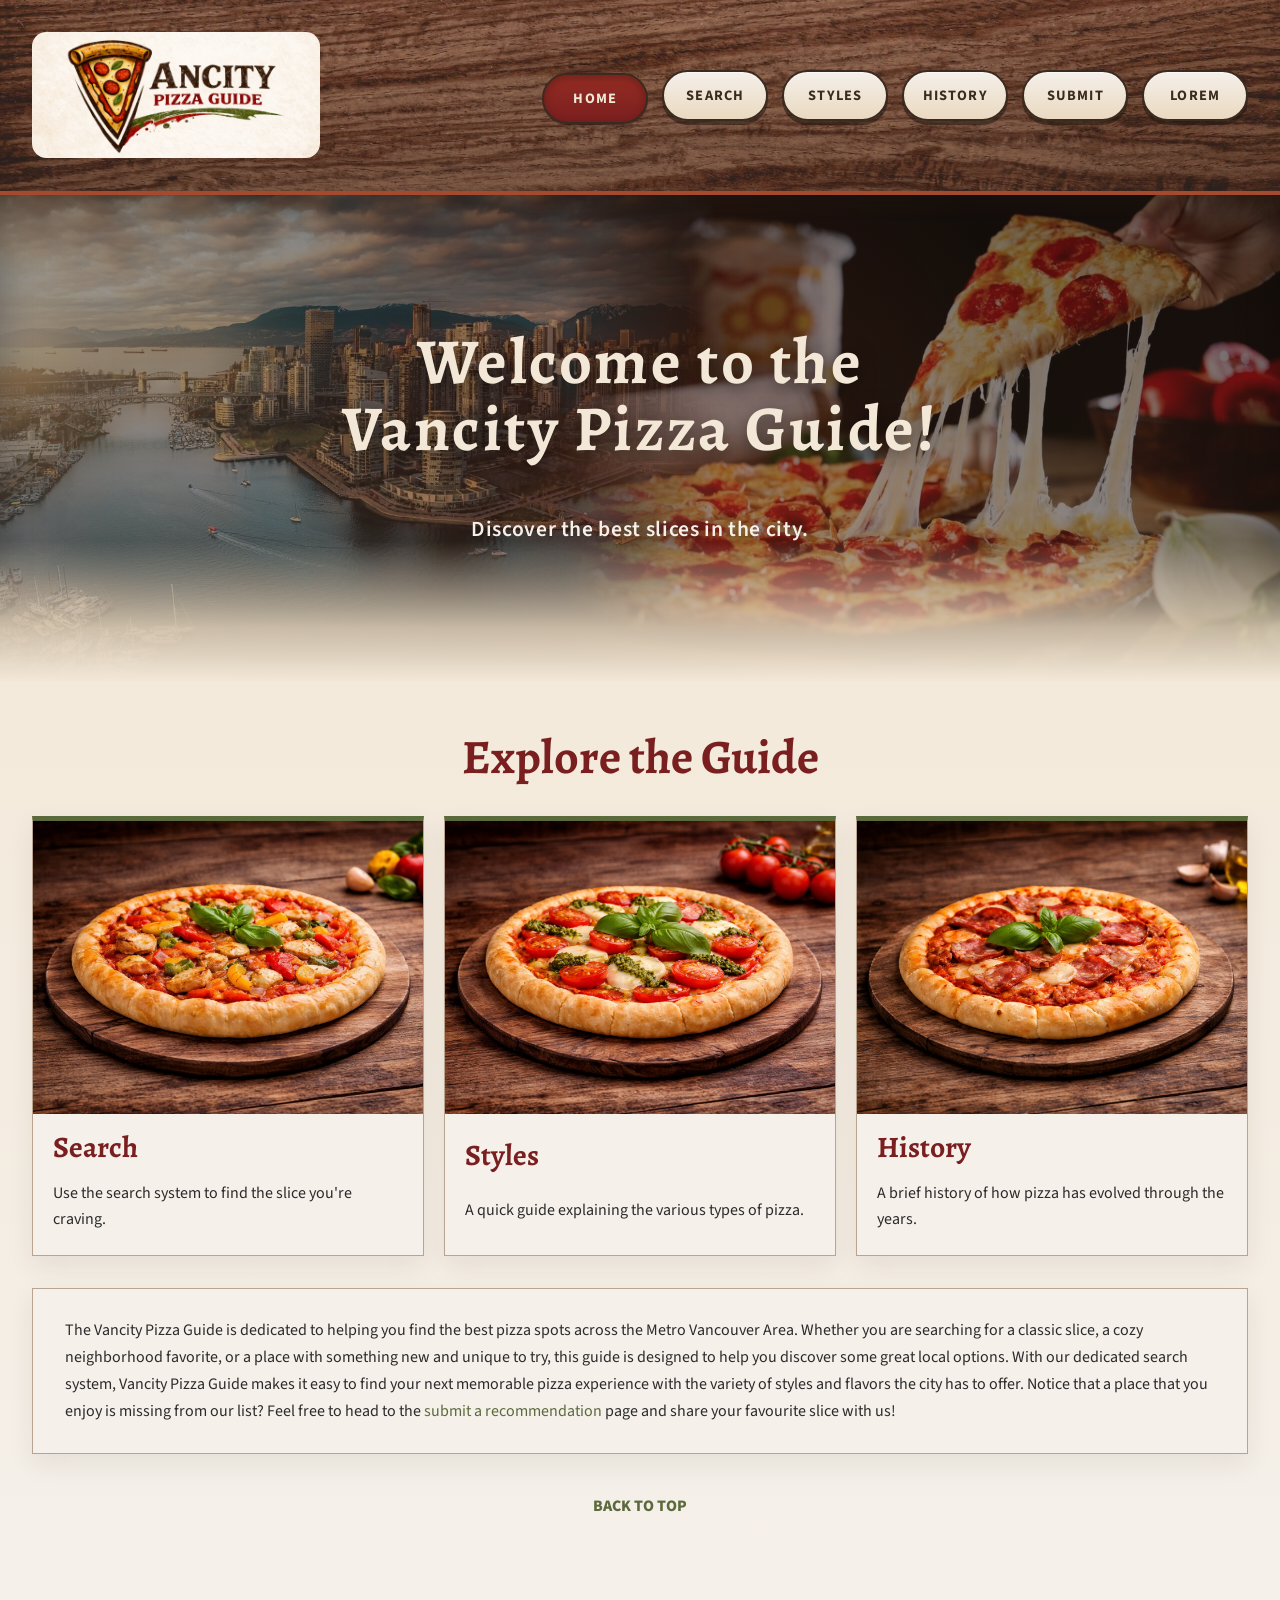
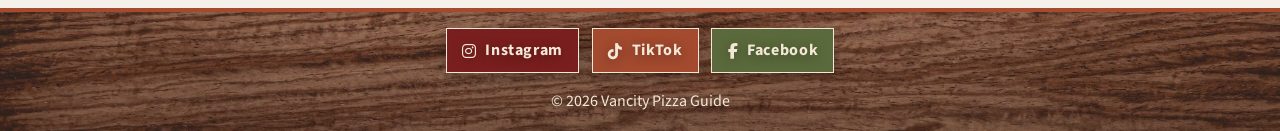
<file: index.html>
<!DOCTYPE html>
<html lang="en">

    <!-- Home – The main landing page. -->
    <!-- Shared metadata, global styles, and the mobile navigation script. -->
    <head>
        <meta charset="UTF-8">
        <meta name="viewport" content="width=device-width, initial-scale=1.0">
        <title>Home | Vancity Pizza Guide</title>
        <link rel="stylesheet" href="css/styles.css">
        <link rel="stylesheet" href="https://cdnjs.cloudflare.com/ajax/libs/font-awesome/6.5.2/css/all.min.css">
        <script src="js/nav.js" defer></script>
    </head>

    <body id="top">

        <!-- Shared site header with the brand link and responsive navigation. -->
        <header class="site-header">
            <div class="site-header-inner">
                <h1 class="site-title">
                    <a href="index.html">
                        <img src="images/site-logo.jpg" alt="Vancity Pizza Guide">
                    </a>
                </h1>

                <button class="menu-toggle" type="button">
                    <img src="images/icons/menu-icon.png" alt="Menu">
                </button>

                <nav class="site-nav">
                    <a href="index.html" class="is-current">Home</a>
                    <a href="search.html">Search</a>
                    <a href="styles.html">Styles</a>
                    <a href="history.html">History</a>
                    <a href="submit.html">Submit</a>
                    <a href="lorem.html">Lorem</a>
                </nav>
            </div>
        </header>

        <main>

            <!-- Hero banner introduces the page with a consistent photo treatment. -->
            <section class="hero">
                <h2>
                    Welcome to the Vancity Pizza Guide!
                </h2>
                <p>
                    Discover the best slices in the city.
                </p>
            </section>

            <!-- The home content pairs quick navigation cards with the site overview. -->
            <div class="page-content">
                <section class="home-explore">
                    <h2>Explore the Guide</h2>

                    <div class="guide-card-grid">
                        <article class="guide-card">
                            <a href="search.html">
                                <img src="images/pizza-home-1.jpg" alt="Meat lover's pizza">
                                <h3>Search</h3>
                                <p>Use the search system to find the slice you're craving.</p>
                            </a>
                        </article>

                        <article class="guide-card">
                            <a href="styles.html">
                                <img src="images/pizza-home-2.jpg" alt="Baked chicken and veggie pizza">
                                <h3>Styles</h3>
                                <p>A quick guide explaining the various types of pizza.</p>
                            </a>
                        </article>

                        <article class="guide-card">
                            <a href="history.html">
                                <img src="images/pizza-home-3.jpg" alt="Margherita pizza">
                                <h3>History</h3>
                                <p>A brief history of how pizza has evolved through the years.</p>
                            </a>
                        </article>
                    </div>
                </section>

                <section class="site-description">
                    <p>
                        The Vancity Pizza Guide is dedicated to helping you find the best pizza spots across the Metro Vancouver Area.
                        Whether you are searching for a classic slice, a cozy neighborhood favorite, or a place with something new and unique to try, this guide is designed to help you discover some great local options. 
                        With our dedicated search system, Vancity Pizza Guide makes it easy to find your next memorable pizza experience with the variety of styles and flavors the city has to offer.
                        Notice that a place that you enjoy is missing from our list? 
                        Feel free to head to the <a href="submit.html" class="text-link">submit a recommendation</a> page and share your favourite slice with us!
                    </p>
                </section>
            </div>

            <p class="back-to-top">
                <a href="#top" class="text-link">Back to top</a>
            </p>

        </main>

        <!-- Shared footer repeats the social links and site copyright. -->
        <footer>
            <div class="footer-socials">
                <a href="#" class="footer-social-link footer-social-link--instagram" title="Instagram">
                    <i class="fa-brands fa-instagram"></i>
                    <span>Instagram</span>
                </a>
                <a href="#" class="footer-social-link footer-social-link--tiktok" title="TikTok">
                    <i class="fa-brands fa-tiktok"></i>
                    <span>TikTok</span>
                </a>
                <a href="#" class="footer-social-link footer-social-link--facebook" title="Facebook">
                    <i class="fa-brands fa-facebook-f"></i>
                    <span>Facebook</span>
                </a>
            </div>
            <p>&copy; 2026 Vancity Pizza Guide</p>
        </footer>

        
        
    </body>
</html>
</file>
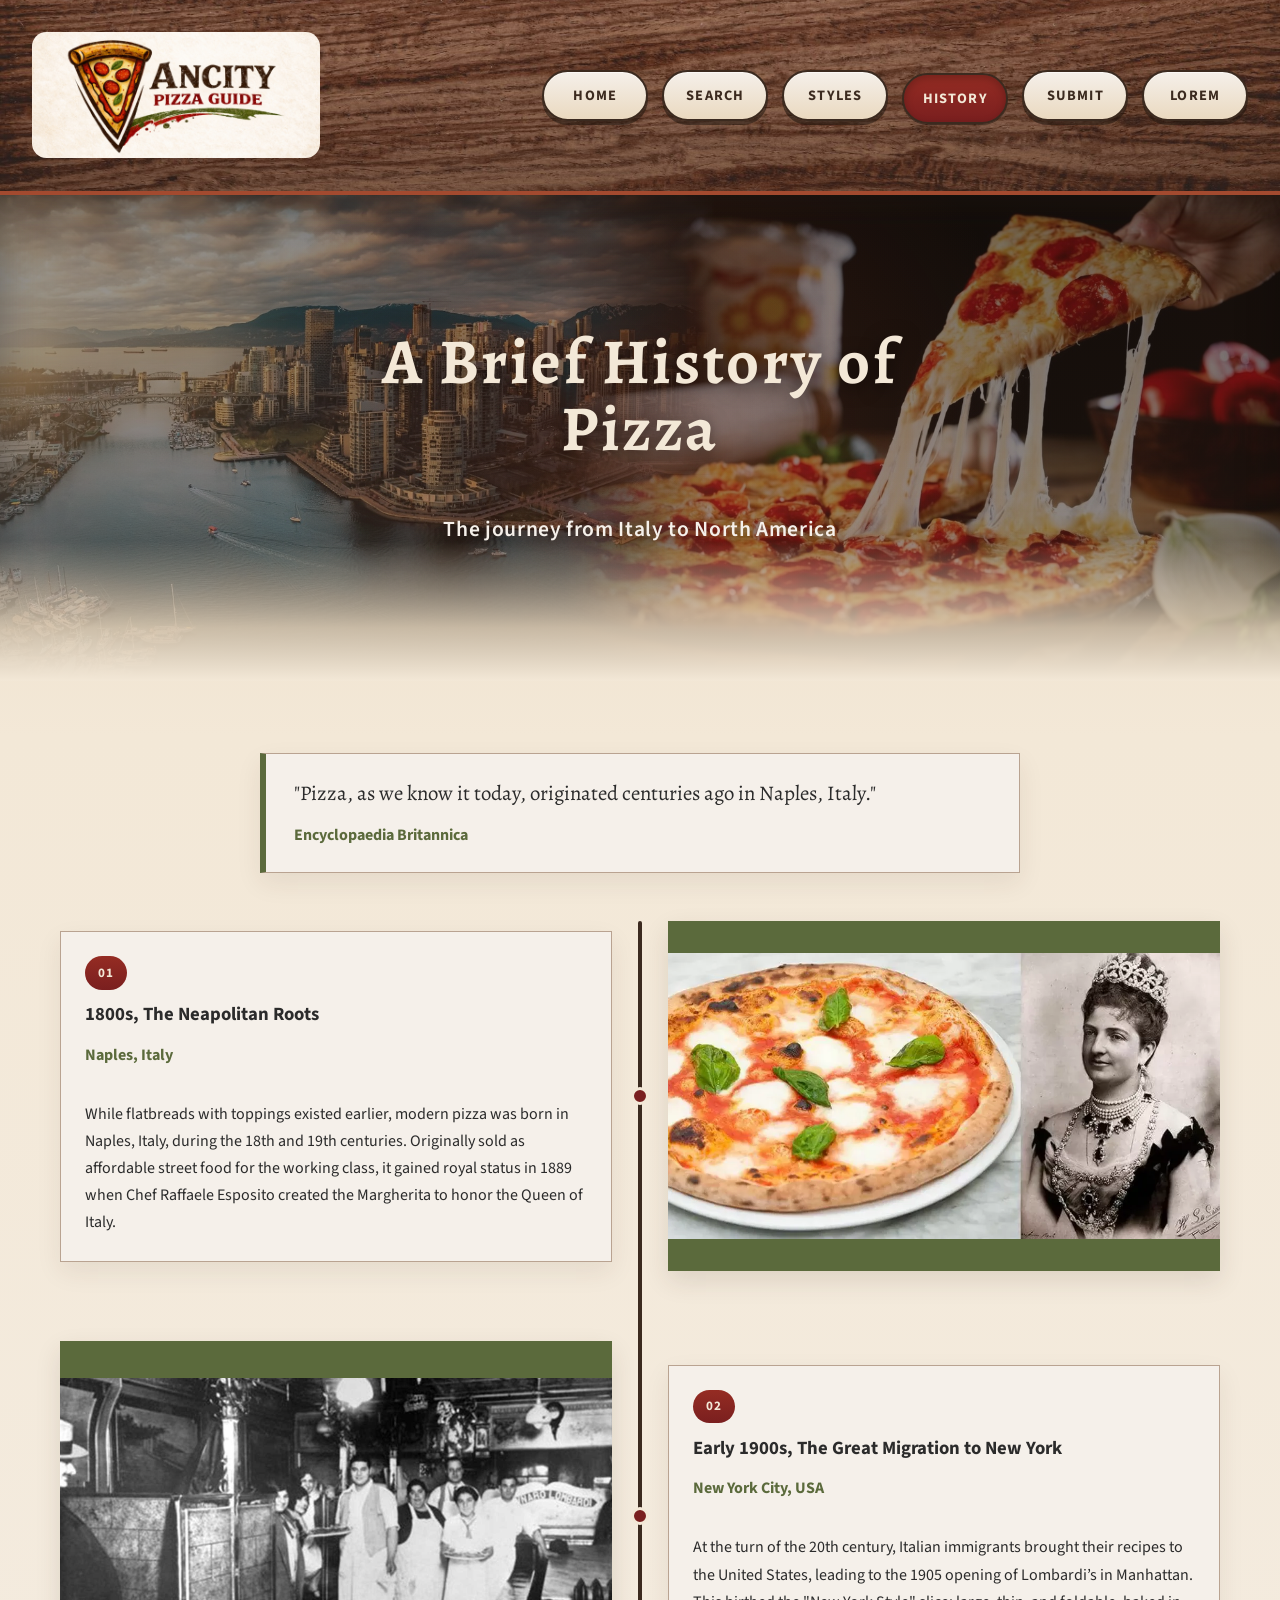
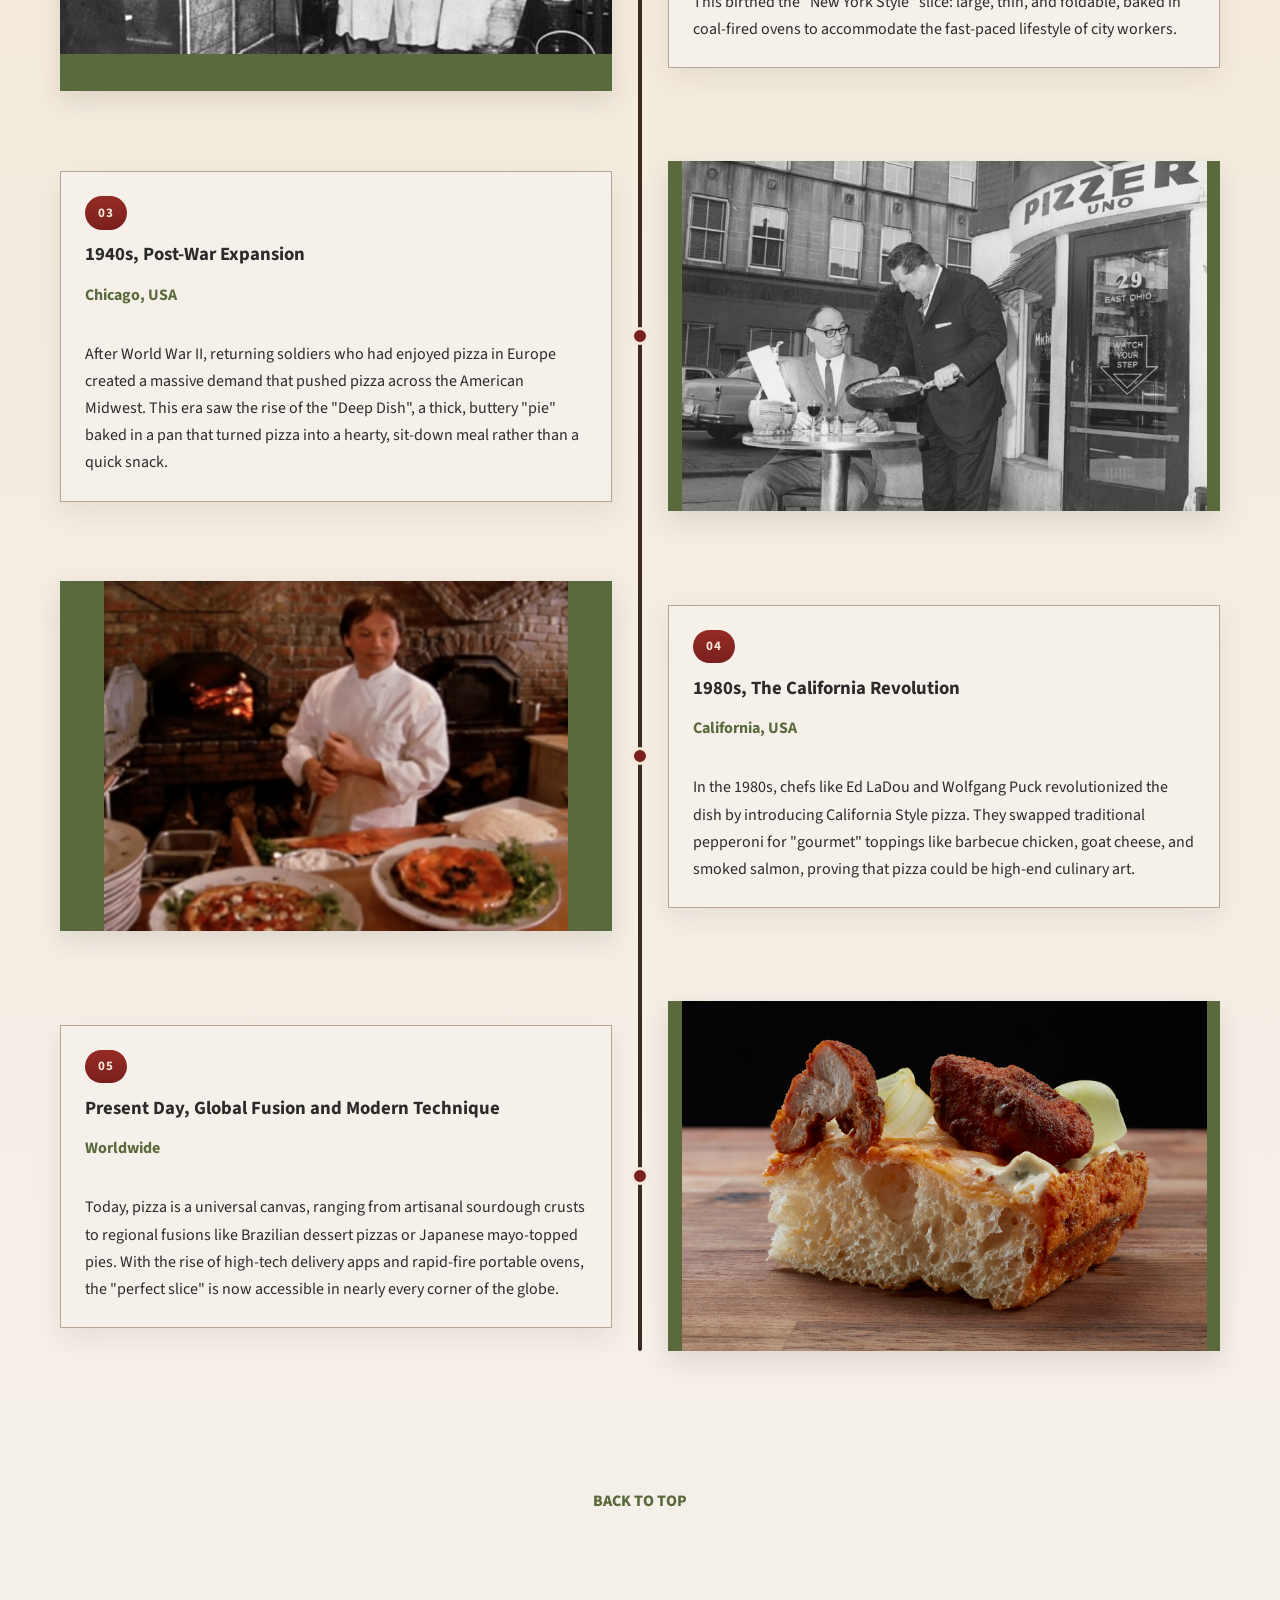
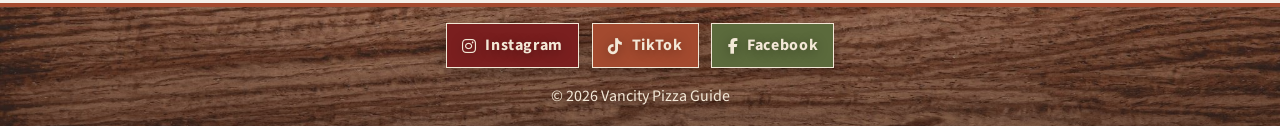
<file: history.html>
<!DOCTYPE html>
<html lang="en">

    <!-- History – Shows a timeline explaining the historical development of pizza styles. -->
    <!-- Shared metadata, global styles, and the mobile navigation script. -->
    <head>
        <meta charset="UTF-8">
        <meta name="viewport" content="width=device-width, initial-scale=1.0">
        <title>History | Vancity Pizza Guide</title>
        <link rel="stylesheet" href="css/styles.css">
        <link rel="stylesheet" href="https://cdnjs.cloudflare.com/ajax/libs/font-awesome/6.5.2/css/all.min.css">
        <script src="js/nav.js" defer></script>
    </head>

    <body id="top">

        <!-- Shared site header with the brand link and responsive navigation. -->
        <header class="site-header">
            <div class="site-header-inner">
                <h1 class="site-title">
                    <a href="index.html">
                        <img src="images/site-logo.jpg" alt="Vancity Pizza Guide">
                    </a>
                </h1>

                <button class="menu-toggle" type="button">
                    <img src="images/icons/menu-icon.png" alt="Menu">
                </button>

                <nav class="site-nav">
                    <a href="index.html">Home</a>
                    <a href="search.html">Search</a>
                    <a href="styles.html">Styles</a>
                    <a href="history.html" class="is-current">History</a>
                    <a href="submit.html">Submit</a>
                    <a href="lorem.html">Lorem</a>
                </nav>
            </div>
        </header>

        <main>
            <!-- Hero banner introduces the page with a consistent photo treatment. -->
            <section class="hero">
                <h2>A Brief History of Pizza</h2>
                <p>The journey from Italy to North America</p>
            </section>

            <!-- The timeline stacks by default and alternates on larger screens. -->
            <div class="page-content">
                <section class="history-timeline">

                <blockquote class="history-quote" cite="https://www.britannica.com/topic/How-Was-Pizza-Invented">
                    <p>"Pizza, as we know it today, originated centuries ago in Naples, Italy."</p>
                    <cite>Encyclopaedia Britannica</cite>
                </blockquote>

                <ol class="timeline-list">
                    <li class="timeline-item">
                        <div class="timeline-image">
                            <img src="images/pizza-margarita.webp" alt="Queen Margherita">
                        </div>

                        <div class="timeline-content">
                            <h3>1800s, The Neapolitan Roots</h3>
                            <p class="timeline-location">Naples, Italy</p>
                            <p>
                                While flatbreads with toppings existed earlier, modern pizza was born in Naples, Italy, during the 18th and 19th centuries.
                                Originally sold as affordable street food for the working class,
                                it gained royal status in 1889 when Chef Raffaele Esposito created the Margherita to honor the Queen of Italy.
                            </p>
                        </div>
                    </li>

                    <li class="timeline-item">
                        <div class="timeline-image">
                            <img src="images/new-york-pizza.jpg" alt="Lombardies pizzeria NYC">
                        </div>

                        <div class="timeline-content">
                            <h3>Early 1900s, The Great Migration to New York</h3>
                            <p class="timeline-location">New York City, USA</p>
                            <p>
                                At the turn of the 20th century, Italian immigrants brought their recipes to the United States, leading to the 1905 opening of Lombardi’s in Manhattan.
                                This birthed the "New York Style" slice: large, thin, and foldable, baked in coal-fired ovens to accommodate the fast-paced lifestyle of city workers.
                            </p>
                        </div>
                    </li>

                    <li class="timeline-item">
                        <div class="timeline-image">
                            <img src="images/chicago-deep-dish.jpg" alt="Chicago deep dish pizza">
                        </div>

                        <div class="timeline-content">
                            <h3>1940s, Post-War Expansion</h3>
                            <p class="timeline-location">Chicago, USA</p>
                            <p>
                                After World War II, returning soldiers who had enjoyed pizza in Europe created a massive demand that pushed pizza across the American Midwest.
                                This era saw the rise of the "Deep Dish", a thick, buttery "pie" baked in a pan that turned pizza into a hearty, sit-down meal rather than a quick snack.
                            </p>
                        </div>
                    </li>

                    <li class="timeline-item">
                        <div class="timeline-image">
                            <img src="images/california-pizza.jpg" alt="California style pizza with fresh toppings">
                        </div>

                        <div class="timeline-content">
                            <h3>1980s, The California Revolution</h3>
                            <p class="timeline-location">California, USA</p>
                            <p>
                                In the 1980s, chefs like Ed LaDou and Wolfgang Puck revolutionized the dish by introducing California Style pizza.
                                They swapped traditional pepperoni for "gourmet" toppings like barbecue chicken, goat cheese, and smoked salmon, proving that pizza could be high-end culinary art.
                            </p>
                        </div>
                    </li>

                    <li class="timeline-item">
                        <div class="timeline-image">
                            <img src="images/moderist-pizza.jpg" alt="Modern artisanal pizza">
                        </div>

                        <div class="timeline-content">
                            <h3>Present Day, Global Fusion and Modern Technique</h3>
                            <p class="timeline-location">Worldwide</p>
                            <p>
                                Today, pizza is a universal canvas, ranging from artisanal sourdough crusts to regional fusions like Brazilian dessert pizzas or Japanese mayo-topped pies.
                                With the rise of high-tech delivery apps and rapid-fire portable ovens, the "perfect slice" is now accessible in nearly every corner of the globe.
                            </p>
                        </div>
                    </li>
                </ol>
                </section>
            </div>

            <p class="back-to-top">
                <a href="#top" class="text-link">Back to top</a>
            </p>

        </main>

        <!-- Shared footer repeats the social links and site copyright. -->
        <footer>
            <div class="footer-socials">
                <a href="#" class="footer-social-link footer-social-link--instagram" title="Instagram">
                    <i class="fa-brands fa-instagram"></i>
                    <span>Instagram</span>
                </a>
                <a href="#" class="footer-social-link footer-social-link--tiktok" title="TikTok">
                    <i class="fa-brands fa-tiktok"></i>
                    <span>TikTok</span>
                </a>
                <a href="#" class="footer-social-link footer-social-link--facebook" title="Facebook">
                    <i class="fa-brands fa-facebook-f"></i>
                    <span>Facebook</span>
                </a>
            </div>
            <p>&copy; 2026 Vancity Pizza Guide</p>
        </footer>
        
    </body>
</html>
</file>
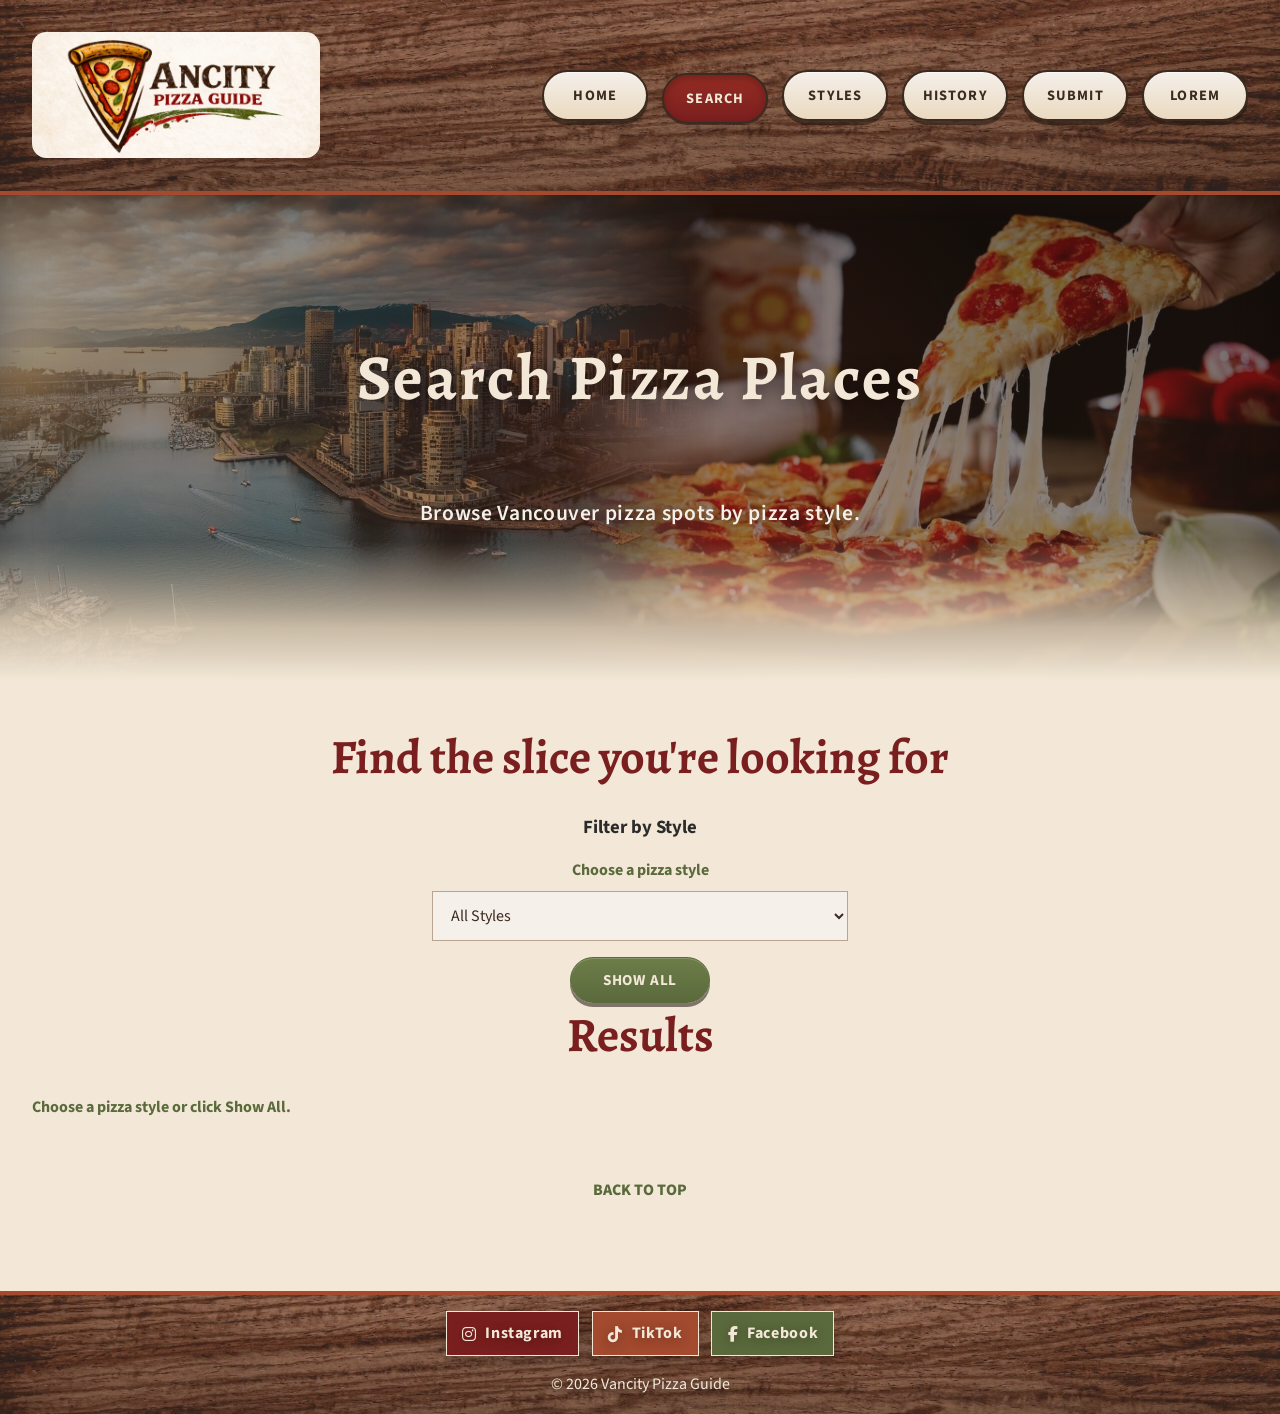
<file: search.html>
<!DOCTYPE html>
<html lang="en">

    <!-- Search – Displays the pizza search page for browsing places by style. -->
    <!-- Shared metadata, global styles, and the scripts that power navigation and filtering. -->
    <head>
        <meta charset="UTF-8">
        <meta name="viewport" content="width=device-width, initial-scale=1.0">
        <title>Search | Vancity Pizza Guide</title>
        <link rel="stylesheet" href="css/styles.css">
        <link rel="stylesheet" href="https://cdnjs.cloudflare.com/ajax/libs/font-awesome/6.5.2/css/all.min.css">
        <script src="js/nav.js" defer></script>
        <script src="js/pizza-data.js" defer></script>
        <script src="js/search.js" defer></script>
    </head>

    <body id="top" class="search-page">

        <!-- Shared site header with the brand link and responsive navigation. -->
        <header class="site-header">
            <div class="site-header-inner">
                <h1 class="site-title">
                    <a href="index.html">
                        <img src="images/site-logo.jpg" alt="Vancity Pizza Guide">
                    </a>
                </h1>

                <button class="menu-toggle" type="button">
                    <img src="images/icons/menu-icon.png" alt="Menu">
                </button>

                <nav class="site-nav">
                    <a href="index.html">Home</a>
                    <a href="search.html" class="is-current">Search</a>
                    <a href="styles.html">Styles</a>
                    <a href="history.html">History</a>
                    <a href="submit.html">Submit</a>
                    <a href="lorem.html">Lorem</a>
                </nav>
            </div>
        </header>

        <main>
            <!-- Hero banner introduces the page with a consistent photo treatment. -->
            <section class="hero">
                <h2>Search Pizza Places</h2>
                <p>Browse Vancouver pizza spots by pizza style.</p>
            </section>

            <!-- The filter controls and result cards stay grouped so the interaction is easy to scan. -->
            <div class="page-content">
                <section class="search-section">
                    <h2>Find the slice you're looking for</h2>

                    <h3>Filter by Style</h3>

                    <form class="search-form">
                        <div class="form-row">
                            <label for="style-filter">Choose a pizza style</label>
                            <select id="style-filter" name="style">
                                <option value="all">All Styles</option>
                                <option value="Neapolitan">Neapolitan</option>
                                <option value="New York">New York</option>
                                <option value="By the Slice">By the Slice</option>
                                <option value="Modern">Modern</option>
                                <option value="Taglio">Taglio</option>
                            </select>
                        </div>

                        <div class="form-buttons">
                            <button type="button" id="show-all-button">Show All</button>
                        </div>
                    </form>
                </section>

                <section>
                    <h2>Results</h2>
                    <p id="results-message">Choose a pizza style or click Show All.</p>
                    <div id="results-container" class="results-grid"></div>
                </section>
            </div>

            <p class="back-to-top">
                <a href="#top" class="text-link">Back to top</a>
            </p>
            
        </main>

        <!-- Shared footer repeats the social links and site copyright. -->
        <footer>
            <div class="footer-socials">
                <a href="#" class="footer-social-link footer-social-link--instagram" title="Instagram">
                    <i class="fa-brands fa-instagram"></i>
                    <span>Instagram</span>
                </a>
                <a href="#" class="footer-social-link footer-social-link--tiktok" title="TikTok">
                    <i class="fa-brands fa-tiktok"></i>
                    <span>TikTok</span>
                </a>
                <a href="#" class="footer-social-link footer-social-link--facebook" title="Facebook">
                    <i class="fa-brands fa-facebook-f"></i>
                    <span>Facebook</span>
                </a>
            </div>
            <p>&copy; 2026 Vancity Pizza Guide</p>
        </footer>
        
    </body>
</html>
</file>
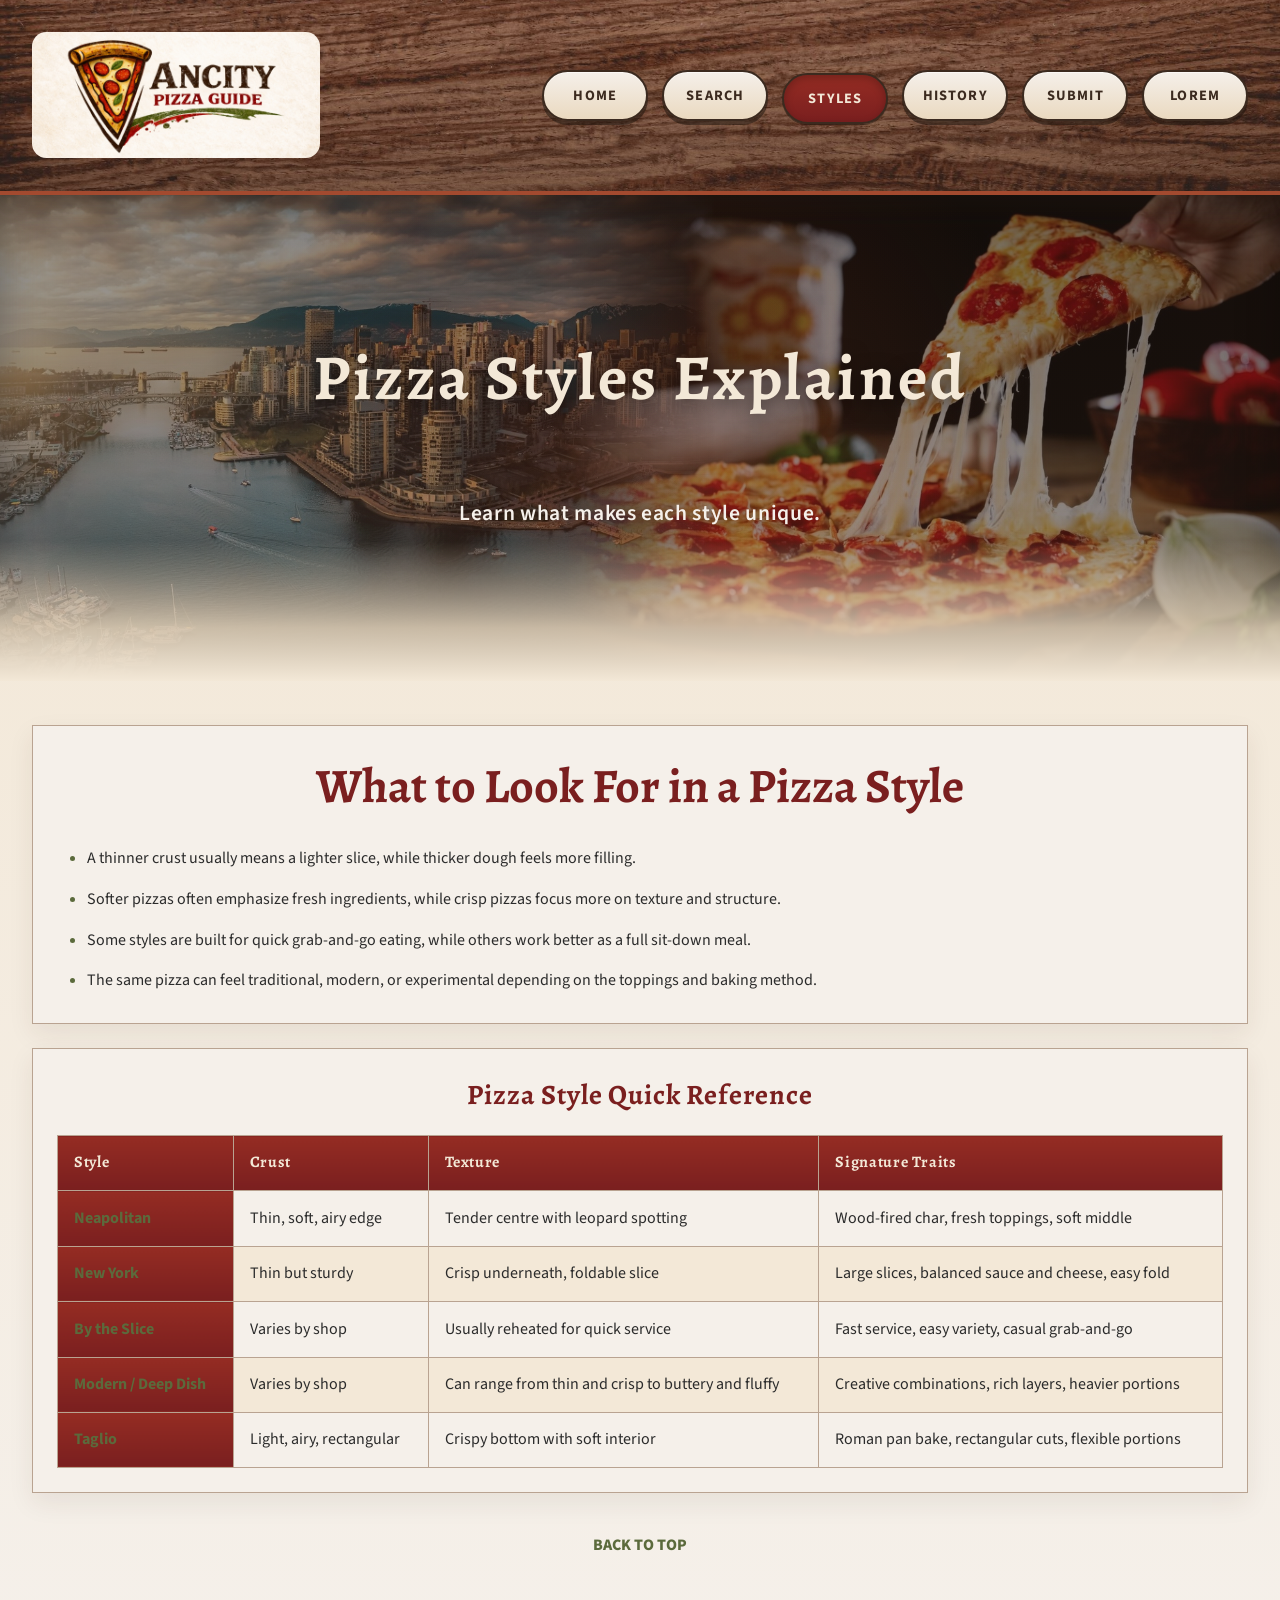
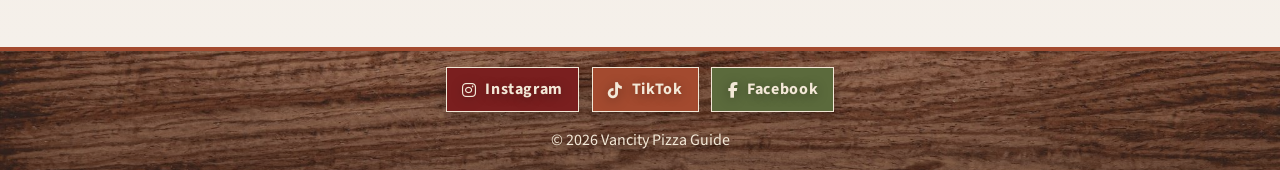
<file: styles.html>
<!DOCTYPE html>
<html lang="en">

    <!-- Styles – Explains different types of pizza styles such as Neapolitan, New York, Detroit, and Sicilian (table will be used here) -->
    <!-- Shared metadata, global styles, and the mobile navigation script. -->
    <head>
        <meta charset="UTF-8">
        <meta name="viewport" content="width=device-width, initial-scale=1.0">
        <title>Styles | Vancity Pizza Guide</title>
        <link rel="stylesheet" href="css/styles.css">
        <link rel="stylesheet" href="https://cdnjs.cloudflare.com/ajax/libs/font-awesome/6.5.2/css/all.min.css">
        <script src="js/nav.js" defer></script>
    </head>

    <body id="top">

        <!-- Shared site header with the brand link and responsive navigation. -->
        <header class="site-header">
            <div class="site-header-inner">
                <h1 class="site-title">
                    <a href="index.html">
                        <img src="images/site-logo.jpg" alt="Vancity Pizza Guide">
                    </a>
                </h1>

                <button class="menu-toggle" type="button">
                    <img src="images/icons/menu-icon.png" alt="Menu">
                </button>

                <nav class="site-nav">
                    <a href="index.html">Home</a>
                    <a href="search.html">Search</a>
                    <a href="styles.html" class="is-current">Styles</a>
                    <a href="history.html">History</a>
                    <a href="submit.html">Submit</a>
                    <a href="lorem.html">Lorem</a>
                </nav>
            </div>
        </header>

        <main>

            <!-- Hero banner introduces the page with a consistent photo treatment. -->
            <section class="hero">
                <h2>Pizza Styles Explained</h2>
                <p>Learn what makes each style unique.</p>
            </section>

            <!-- Overview notes and the comparison table work together as a quick style reference. -->
            <div class="page-content">
                <section class="styles-overview">
                    <h2>What to Look For in a Pizza Style</h2>
                    <ul class="styles-highlight-list">
                        <li>A thinner crust usually means a lighter slice, while thicker dough feels more filling.</li>
                        <li>Softer pizzas often emphasize fresh ingredients, while crisp pizzas focus more on texture and structure.</li>
                        <li>Some styles are built for quick grab-and-go eating, while others work better as a full sit-down meal.</li>
                        <li>The same pizza can feel traditional, modern, or experimental depending on the toppings and baking method.</li>
                    </ul>
                </section>

                <section class="table-wrapper">
                    <!-- Change: this table stacks into cards on smaller screens only. -->
                    <table class="pizza-styles-table pizza-styles-table--stacked">
                        <caption>Pizza Style Quick Reference</caption>
                        <thead>
                            <tr>
                                <th scope="col">Style</th>
                                <th scope="col">Crust</th>
                                <th scope="col">Texture</th>
                                <th scope="col">Signature Traits</th>
                            </tr>
                        </thead>
                        <tbody>
                            <tr>
                                <th scope="row">Neapolitan</th>
                                <td data-label="Crust">Thin, soft, airy edge</td>
                                <td data-label="Texture">Tender centre with leopard spotting</td>
                                <td data-label="Signature Traits">Wood-fired char, fresh toppings, soft middle</td>
                            </tr>
                            <tr>
                                <th scope="row">New York</th>
                                <td data-label="Crust">Thin but sturdy</td>
                                <td data-label="Texture">Crisp underneath, foldable slice</td>
                                <td data-label="Signature Traits">Large slices, balanced sauce and cheese, easy fold</td>
                            </tr>
                            <tr>
                                <th scope="row">By the Slice</th>
                                <td data-label="Crust">Varies by shop</td>
                                <td data-label="Texture">Usually reheated for quick service</td>
                                <td data-label="Signature Traits">Fast service, easy variety, casual grab-and-go</td>
                            </tr>
                            <tr> 
                                <th scope="row">Modern / Deep Dish</th>
                                <td data-label="Crust">Varies by shop</td>
                                <td data-label="Texture">Can range from thin and crisp to buttery and fluffy</td>
                                <td data-label="Signature Traits">Creative combinations, rich layers, heavier portions</td>
                            </tr>
                            <tr>
                                <th scope="row">Taglio</th>
                                <td data-label="Crust">Light, airy, rectangular</td>
                                <td data-label="Texture">Crispy bottom with soft interior</td>
                                <td data-label="Signature Traits">Roman pan bake, rectangular cuts, flexible portions</td>
                            </tr>
                        </tbody>
                    </table>
                </section>
            </div>

            <p class="back-to-top">
                <a href="#top" class="text-link">Back to top</a>
            </p>

        </main>

        <!-- Shared footer repeats the social links and site copyright. -->
        <footer>
            <div class="footer-socials">
                <a href="#" class="footer-social-link footer-social-link--instagram" title="Instagram">
                    <i class="fa-brands fa-instagram"></i>
                    <span>Instagram</span>
                </a>
                <a href="#" class="footer-social-link footer-social-link--tiktok" title="TikTok">
                    <i class="fa-brands fa-tiktok"></i>
                    <span>TikTok</span>
                </a>
                <a href="#" class="footer-social-link footer-social-link--facebook" title="Facebook">
                    <i class="fa-brands fa-facebook-f"></i>
                    <span>Facebook</span>
                </a>
            </div>
            <p>&copy; 2026 Vancity Pizza Guide</p>
        </footer>
        
    </body>
</html>
</file>
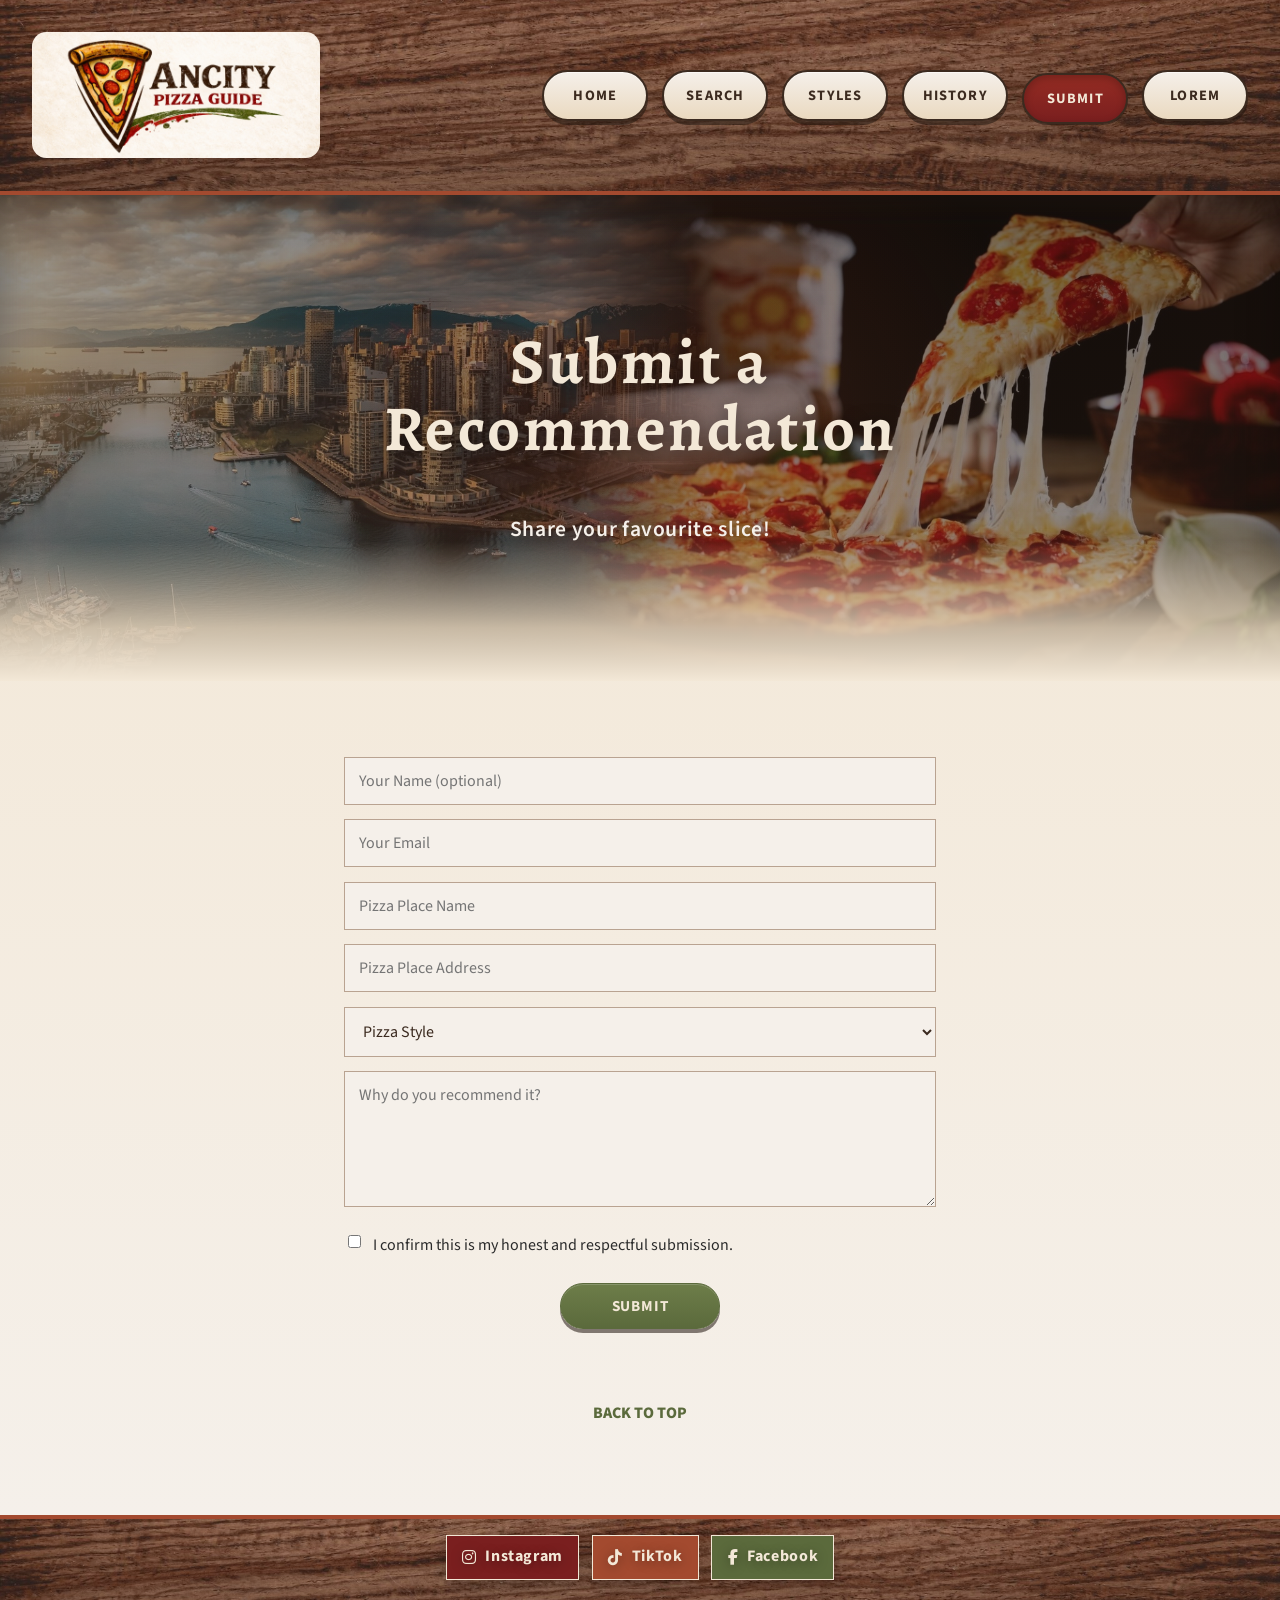
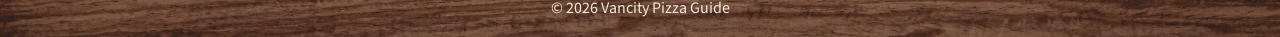
<file: submit.html>
<!DOCTYPE html>
<html lang="en">

    <!-- Submit – Allows users to submit their own pizza recommendations through a form. -->
    <!-- Shared metadata, global styles, and the mobile navigation script. -->
    <head>
        <meta charset="UTF-8">
        <meta name="viewport" content="width=device-width, initial-scale=1.0">
        <title>Submit | Vancity Pizza Guide</title>
        <link rel="stylesheet" href="css/styles.css">
        <link rel="stylesheet" href="https://cdnjs.cloudflare.com/ajax/libs/font-awesome/6.5.2/css/all.min.css">
        <script src="js/nav.js" defer></script>
    </head>

    <body id="top">

        <!-- Shared site header with the brand link and responsive navigation. -->
        <header class="site-header">
            <div class="site-header-inner">
                <h1 class="site-title">
                    <a href="index.html">
                        <img src="images/site-logo.jpg" alt="Vancity Pizza Guide">
                    </a>
                </h1>

                <button class="menu-toggle" type="button">
                    <img src="images/icons/menu-icon.png" alt="Menu">
                </button>

                <nav class="site-nav">
                    <a href="index.html">Home</a>
                    <a href="search.html">Search</a>
                    <a href="styles.html">Styles</a>
                    <a href="history.html">History</a>
                    <a href="submit.html" class="is-current">Submit</a>
                    <a href="lorem.html">Lorem</a>
                </nav>
            </div>
        </header>
        
        <main>
            <!-- Hero banner introduces the page with a consistent photo treatment. -->
            <section class="hero">
                <h2>Submit a Recommendation</h2>
                <p> Share your favourite slice!</p>
            </section>

            <!-- The recommendation form stays narrow so each field remains easy to complete. -->
            <div class="page-content">
                <section class="recommendation-form-section">

                <form class="recommendation-form" action="#" method="post">
                    <div class="form-group">
                        <label for="name" class="visually-hidden">Your Name (optional)</label>
                        <input type="text" id="name" name="name" placeholder="Your Name (optional)">
                    </div>

                    <div class="form-group">
                        <label for="email" class="visually-hidden">Your Email</label>
                        <input type="email" id="email" name="email" placeholder="Your Email" required>
                    </div>

                    <div class="form-group">
                        <label for="pizza-place" class="visually-hidden">Pizza Place Name</label>
                        <input type="text" id="pizza-place" name="pizza_place" placeholder="Pizza Place Name" required>
                    </div>

                    <div class="form-group">
                        <label for="pizza-place-address" class="visually-hidden">Pizza Place Address</label>
                        <input type="text" id="pizza-place-address" name="pizza_place_address" placeholder="Pizza Place Address" required>
                    </div>

                    <div class="form-group">
                        <label for="pizza-style" class="visually-hidden">Pizza Style</label>
                        <select id="pizza-style" name="pizza_style" required>
                            <option value="" disabled selected>Pizza Style</option>
                            <option value="neapolitan">Neapolitan</option>
                            <option value="new-york">New York</option>
                            <option value="by-the-slice">By the Slice</option>
                            <option value="modern">Modern</option>
                            <option value="taglio">Taglio</option>
                        </select>
                    </div>

                    <div class="form-group">
                        <label for="description" class="visually-hidden">Why do you recommend it?</label>
                        <textarea id="description" name="description" rows="5" placeholder="Why do you recommend it?" required></textarea>
                    </div>

                    <div class="checkbox-group">
                        <input type="checkbox" id="confirm" name="confirm" required>
                        <label for="confirm">I confirm this is my honest and respectful submission.</label>
                    </div>

                    <div class="form-button">
                        <button type="submit">Submit</button>
                    </div>
                </form>
                </section>
            </div>

            <p class="back-to-top">
                <a href="#top" class="text-link">Back to top</a>
            </p>

        </main>

        <!-- Shared footer repeats the social links and site copyright. -->
        <footer>
            <div class="footer-socials">
                <a href="#" class="footer-social-link footer-social-link--instagram" title="Instagram">
                    <i class="fa-brands fa-instagram"></i>
                    <span>Instagram</span>
                </a>
                <a href="#" class="footer-social-link footer-social-link--tiktok" title="TikTok">
                    <i class="fa-brands fa-tiktok"></i>
                    <span>TikTok</span>
                </a>
                <a href="#" class="footer-social-link footer-social-link--facebook" title="Facebook">
                    <i class="fa-brands fa-facebook-f"></i>
                    <span>Facebook</span>
                </a>
            </div>
            <p>&copy; 2026 Vancity Pizza Guide</p>
        </footer>
        
    </body>
</html>
</file>
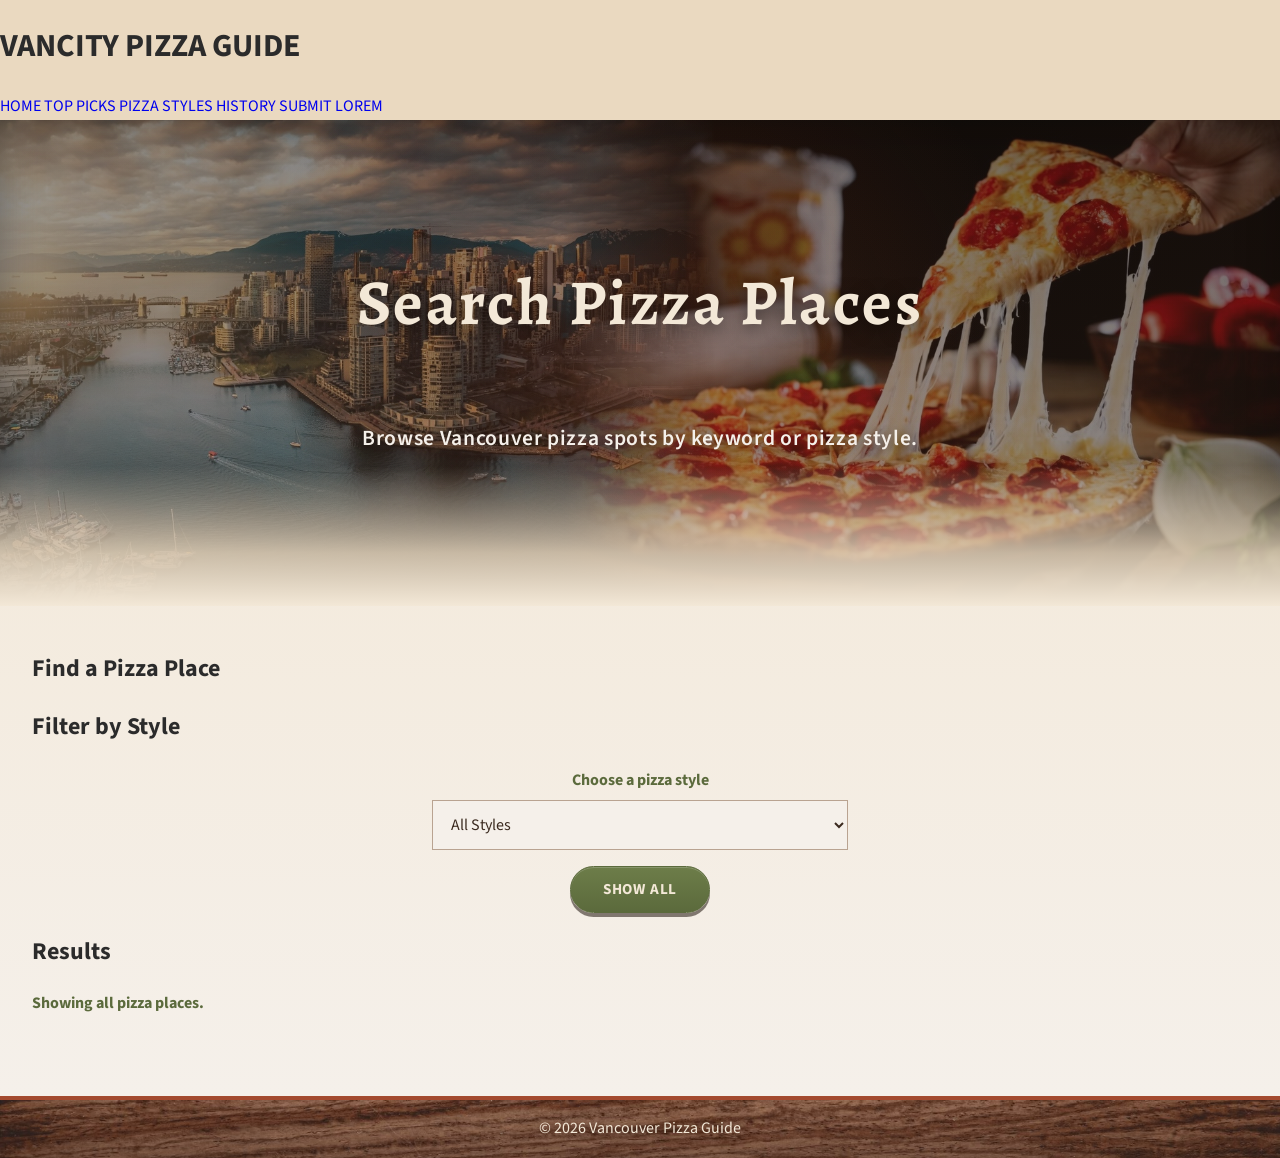
<file: top-picks.html>
<!DOCTYPE html>
<html lang="en">

    <!-- Top Picks – Displays a curated list of the best pizza places in Vancouver (search system with JS) -->
    <head>
        <meta charset="UTF-8">
        <meta name="viewport" content="width=device-width, initial-scale=1.0">
        <title>Top Picks | Vancity Pizza Guide</title>
        <link rel="stylesheet" href="css/styles.css">
        <script src="js/pizza-data.js" defer></script>
        <script src="js/search.js" defer></script>
    </head>

    <body>

        <header>
            <h1>VANCITY PIZZA GUIDE</h1>
        </header> 

        <nav>
            <a href="index.html">HOME</a>
            <a href="top-picks.html">TOP PICKS</a>
            <a href="pizza-styles.html">PIZZA STYLES</a>
            <a href="history.html">HISTORY</a>
            <a href="submit.html">SUBMIT</a>
            <a href="lorem.html">LOREM</a>
        </nav>

        <main>
            <section class="hero">
                <h2>Search Pizza Places</h2>
                <p>Browse Vancouver pizza spots by keyword or pizza style.</p>
            </section>

            <section class="search-section">
                <h2>Find a Pizza Place</h2>

                <h2>Filter by Style</h2>

                <form id="filter-form" class="search-form">
                    <div class="form-row">
                        <label for="style-filter">Choose a pizza style</label>
                        <select id="style-filter" name="style">
                            <option value="all">All Styles</option>
                            <option value="Neapolitan">Neapolitan</option>
                            <option value="New York">New York</option>
                            <option value="By the Slice">By the Slice</option>
                            <option value="Modern">Modern</option>
                            <option value="Taglio">Taglio</option>
                        </select>
                    </div>

                    <div class="form-buttons">
                        <button type="button" id="reset-button">Show All</button>
                    </div>
                </form>
            </section>

            <section class="results-section">
                <h2>Results</h2>
                <p id="results-message">Showing all pizza places.</p>
                <div id="results-container" class="results-grid"></div>
            </section>
            
        </main>

        <footer>
            <p>&copy; 2026 Vancouver Pizza Guide</p>
        </footer>
        
    </body>
</html>
</file>
<file: css/styles.css>
@import url("https://fonts.googleapis.com/css2?family=Alegreya:wght@600;700&family=Source+Sans+3:wght@400;600;700&display=swap");

/* ==================== Base layout ==================== */
/* Shared type, spacing, and a compact core palette used across the whole site. */
:root {
  --deep-brick: #7a1f1f;
  --burnt-clay: #a34a2f;
  --dark-wood: #3b2a1f;
  --parchment: #f3e8d7;
  --olive-accent: #5b6a3c;
  --soft-charcoal: #2b2b2b;
  --canvas: #ead9c0;
  --surface: #f5f0ea;
  --border-color: #b9a391;
  --button-shadow: rgba(34, 22, 15, 0.55);
  --panel-shadow: 0 10px 24px rgba(59, 42, 31, 0.08);
  --panel-shadow-strong: 0 10px 24px rgba(59, 42, 31, 0.12);
  --focus-ring: rgba(91, 106, 60, 0.18);
  --focus-shadow: rgba(91, 106, 60, 0.14);
  --page-gutter: clamp(1rem, 3vw, 2rem);
  --font-body: "Source Sans 3", sans-serif;
  --font-display: "Alegreya", serif;
}

*,
*::before,
*::after {
  box-sizing: border-box;
}

body {
  margin: 0;
  min-height: 100vh;
  display: flex;
  flex-direction: column;
  background-color: var(--canvas);
  color: var(--soft-charcoal);
  font: 1rem/1.6 var(--font-body);
}

img {
  max-width: 100%;
}

a {
  text-decoration: none;
}

main {
  flex: 1 0 auto;
  padding: 2rem var(--page-gutter) 4rem;
  /* Cascading background color */
  background: linear-gradient(
    180deg,
    var(--canvas) 0%,
    var(--parchment) 18%,
    var(--surface) 100%
  );
}

.page-content {
  max-width: 1400px;
  margin: 0 auto;
}

.page-content p,
.page-content li,
.search-form label,
.recommendation-form label {
  line-height: 1.7;
}

.page-content p + p {
  margin-top: 1rem;
}

.page-content h2,
.page-content h3,
.page-content h4 {
  line-height: 1.2;
}

/* Text link styling */
.back-to-top {
  margin: 1.5rem;
  padding-top: 1rem;
  text-align: center;
  text-transform: uppercase;
  font-weight: 800;
}

.text-link {
  color: var(--olive-accent);
  text-decoration-thickness: 2px;
  text-underline-offset: 0.16em;
}

.text-link:hover,
.text-link:focus-visible {
  color: var(--deep-brick);
}

/* Styling h2 elements except for the hero */
.page-content > section > h2 {
  max-width: 700px;
  margin: 0 auto 1.5rem;
  padding: 0.3rem 0 0.45rem;
  font-family: var(--font-display);
  font-size: 3rem;
  line-height: 1.15;
  text-align: center;
  color: var(--deep-brick);
}

/* ==================== Hero ==================== */

/* Banner background and overall layout */
.hero {
  position: relative;
  margin: -2rem calc(var(--page-gutter) * -1) 2.75rem;
  min-height: clamp(320px, 38vw, 520px);
  padding: clamp(5rem, 9vw, 8rem) var(--page-gutter);
  display: grid;
  place-items: center;
  text-align: center;
  overflow: hidden;
  background:
    linear-gradient(rgba(25, 18, 13, 0.55), rgba(59, 42, 31, 0.42)),
    url("../images/vancouver-pizza-banner-blend.jpg") center / cover;
  box-shadow:
    inset 0 16px 36px rgba(0, 0, 0, 0.16),
    inset 0 -22px 44px rgba(0, 0, 0, 0.32);
  color: var(--parchment);
}

.hero::before,
.hero::after {
  content: "";
  position: absolute;
  inset: 0;
}

/* Decorative color overlays */
.hero::before {
  background:
    radial-gradient(
      circle at center,
      rgba(163, 74, 47, 0.22) 0%,
      rgba(163, 74, 47, 0) 58%
    ),
    linear-gradient(
      90deg,
      rgba(243, 232, 215, 0.15) 0%,
      rgba(243, 232, 215, 0) 38%,
      rgba(43, 27, 21, 0.22) 100%
    );
}

/* Fade the hero into the page background */
.hero::after {
  inset: auto 0 0;
  height: clamp(80px, 12vw, 140px);
  background: linear-gradient(
    180deg,
    rgba(243, 232, 215, 0) 0%,
    rgba(234, 217, 192, 0.82) 62%,
    rgba(243, 232, 215, 1) 100%
  );
}

/* Keep hero copy above the overlays */
.hero > * {
  position: relative;
  z-index: 1;
  max-width: 42rem;
}

.hero h2 {
  margin: 0;
  font-family: var(--font-display);
  font-size: clamp(2.5rem, 5vw, 4.75rem);
  line-height: 1.05;
  letter-spacing: 0.04em;
  text-shadow: 0 4px 18px rgba(0, 0, 0, 0.5);
}

.hero p {
  margin: 1rem auto 0;
  font-size: clamp(1.05rem, 1.8vw, 1.35rem);
  font-weight: 600;
  letter-spacing: 0.03em;
  color: var(--surface);
  text-shadow: 0 3px 14px rgba(0, 0, 0, 0.45);
}

/* ==================== Header ==================== */

/* Wood-textured background */
.site-header {
  position: relative;
  z-index: 20;
  background:
    linear-gradient(rgba(43, 27, 21, 0.36), rgba(43, 27, 21, 0.52)),
    url("../images/wood-texture.jpg") center / cover;
  border-bottom: 4px solid var(--burnt-clay);
  box-shadow: 0 12px 28px rgba(59, 42, 31, 0.2);
}

/* Inner header layout */
.site-header-inner {
  position: relative;
  max-width: 1600px;
  margin: 0 auto;
  padding: 1rem 1.5rem;
  display: grid;
  grid-template-columns: minmax(0, 1fr) auto;
  align-items: center;
  gap: 1.5rem;
}

/* Logo container */
.site-title {
  margin: 0;
  min-width: 0;
  align-self: center;
  margin-top: 1rem;
}

/* Logo link frame */
.site-title a {
  display: inline-flex;
  align-items: center;
  justify-content: center;
  width: clamp(12rem, 55vw, 18rem);
  height: clamp(5.5rem, 26vw, 7.9rem);
  max-width: 100%;
  overflow: hidden;
  border-radius: 0.9rem;
}

/* Logo image crop and positioning */
.site-title img {
  width: 100%;
  height: 100%;
  object-fit: cover;
  transform: scale(1.25) translateX(10px) translateY(-2px);
}


/* ==================== Nav Bar ==================== */

/* Shared nav/button alignment */
.menu-toggle,
.site-nav a {
  align-items: center;
  justify-content: center;
}

/* Menu Button */
.menu-toggle {
  display: none;
  width: clamp(3.9rem, 16vw, 5rem);
  height: clamp(3.9rem, 16vw, 5rem);
  padding: clamp(0.45rem, 2vw, 0.8rem);
  border: 2px solid var(--parchment);
  border-radius: 50%;
  background: var(--burnt-clay);
  box-shadow:
    inset 0 1px 0 rgba(255, 255, 255, 0.55),
    0 4px 0 var(--button-shadow);
  cursor: pointer;
  transition:
    transform 160ms ease,
    box-shadow 160ms ease,
    background 160ms ease;
}

.menu-toggle img {
  display: block;
  max-width: 115%;
}

.site-header.nav-open .menu-toggle {
  background: linear-gradient(180deg, #bc6646 0%, var(--burnt-clay) 100%);
  box-shadow:
    inset 0 1px 0 rgba(255, 255, 255, 0.2),
    0 4px 0 var(--button-shadow);
  transform: translateY(-1px);
}

.menu-toggle:active {
  transform: translateY(3px);
  box-shadow:
    inset 0 3px 8px rgba(0, 0, 0, 0.24),
    0 1px 0 var(--button-shadow);
}

/* Nav Buttons */
.site-nav {
  width: 100%;
  display: flex;
  flex-direction: column;
  align-items: stretch;
  gap: 0.7rem;
}

.site-nav a {
  display: flex;
  width: 100%;
  min-width: 0;
  padding: 0.7rem 1rem;
  border: 2px solid var(--dark-wood);
  border-radius: 999px;
  background: linear-gradient(180deg, var(--surface) 0%, var(--canvas) 100%);
  box-shadow:
    inset 0 1px 0 rgba(255, 255, 255, 0.55),
    0 4px 0 var(--button-shadow);
  color: var(--dark-wood);
  font-size: 0.9rem;
  font-weight: 700;
  letter-spacing: 0.08em;
  text-decoration: none;
  text-transform: uppercase;
  transition:
    transform 160ms ease,
    box-shadow 160ms ease,
    background 160ms ease,
    color 160ms ease;
}

.site-nav a:hover,
.site-nav a:focus-visible {
  background: linear-gradient(180deg, #bc6646 0%, var(--burnt-clay) 100%);
  box-shadow:
    inset 0 1px 0 rgba(255, 255, 255, 0.2),
    0 4px 0 var(--button-shadow);
  color: var(--parchment);
}

.site-nav a:active,
.site-nav a.is-current {
  background: linear-gradient(180deg, #952c23 0%, var(--deep-brick) 100%);
  box-shadow:
    inset 0 3px 8px rgba(0, 0, 0, 0.24),
    0 1px 0 var(--button-shadow);
  color: var(--parchment);
  transform: translateY(3px);
}

/* Shared focus styles */
.site-nav a:focus-visible,
.site-title a:focus-visible,
.menu-toggle:focus-visible {
  outline: 3px solid var(--olive-accent);
  outline-offset: 3px;
}

.site-header.nav-ready .menu-toggle {
  display: inline-flex;
  justify-self: end;
}

/* Dropdown menu */
.site-header.nav-ready .site-nav {
  position: absolute;
  top: calc(100% + 4px);
  right: 0;
  left: 0;
  z-index: 5;
  display: flex;
  padding: 1rem;
  border-top: 0;
  border-radius: 0 0 1.2rem 1.2rem;
  background: rgba(163, 74, 47, 0.96);
  box-shadow: 0 18px 28px rgba(59, 42, 31, 0.18);
  opacity: 0;
  visibility: hidden;
  pointer-events: none;
  transform: translateY(-0.85rem) scaleY(0.92);
  transform-origin: top center;
  transition:
    opacity 180ms ease,
    transform 260ms ease,
    visibility 0s linear 260ms;
}

.site-header.nav-ready.nav-open .site-nav {
  opacity: 1;
  visibility: visible;
  pointer-events: auto;
  transform: translateY(0) scaleY(1);
  transition-delay: 0s;
}

/* ==================== Footer ==================== */

footer {
  padding: 1rem 1.5rem;
  text-align: center;
  background:
    linear-gradient(rgba(43, 27, 21, 0.36), rgba(43, 27, 21, 0.52)),
    url("../images/wood-texture.jpg") center / cover;
  border-top: 4px solid var(--burnt-clay);
  color: var(--parchment);
  text-shadow: 0 2px 12px rgba(0, 0, 0, 0.35);
}

footer p {
  margin: 0;
}

.footer-socials {
  display: flex;
  flex-wrap: wrap;
  justify-content: center;
  gap: 0.8rem;
  margin-bottom: 1rem;
}

.footer-social-link {
  --social-bg: var(--deep-brick);
  --social-hover-bg: var(--burnt-clay);
  --social-hover-border: var(--parchment);
  display: inline-flex;
  align-items: center;
  gap: 0.55rem;
  padding: 0.55rem 0.95rem;
  border: 1px solid var(--parchment);
  background: var(--social-bg);
  color: var(--parchment);
  text-decoration: none;
  font-weight: 700;
  letter-spacing: 0.04em;
  box-shadow: 0 6px 14px rgba(0, 0, 0, 0.22);
  transition:
    background 160ms ease,
    box-shadow 160ms ease,
    transform 160ms ease,
    border-color 160ms ease;
}

.footer-social-link:hover,
.footer-social-link:focus-visible {
  background: var(--social-hover-bg);
  border-color: var(--social-hover-border);
  transform: translateY(-2px);
  box-shadow: 0 10px 18px rgba(0, 0, 0, 0.28);
}

.footer-socials i {
  font-size: 1rem;
}

.footer-social-link--instagram {
  --social-hover-bg: #f04f6d;
  --social-hover-border: #f7aa53;
}

.footer-social-link--tiktok {
  --social-bg: var(--burnt-clay);
  --social-hover-bg: #171717;
  --social-hover-border: #8ce2e8;
}

.footer-social-link--facebook {
  --social-bg: var(--olive-accent);
  --social-hover-bg: #2a86ff;
  --social-hover-border: #a3c8ff;
}


/* ==================== Home Page ==================== */

/* Shared panel shadows */
.guide-card,
.site-description,
.styles-overview,
.table-wrapper,
.history-quote,
.timeline-content,
.result-card,
.lorem-page .page-content ul,
.lorem-page .page-content ol,
.lorem-page .article-image {
  box-shadow: var(--panel-shadow);
}

/* Shared panel surfaces */
.guide-card,
.site-description,
.styles-overview,
.table-wrapper,
.history-quote,
.timeline-content,
.lorem-page .page-content ul,
.lorem-page .page-content ol {
  border: 1px solid var(--border-color);
  background: var(--surface);
}

.home-explore {
  margin: 0 auto 2rem;
}

/* Home guide cards */
.guide-card-grid {
  display: grid;
  gap: 1.25rem;
}

.guide-card {
  border-top: 5px solid var(--olive-accent);
  overflow: hidden;
}

.guide-card a {
  display: grid;
  gap: 1rem;
  height: 100%;
  color: inherit;
  text-decoration: none;
}

.guide-card img {
  display: block;
  width: 100%;
  aspect-ratio: 4 / 3;
  object-fit: cover;
}

.guide-card h3,
.guide-card p {
  margin: 0;
}

.guide-card h3 {
  padding: 0 1.25rem;
  font-family: var(--font-display);
  font-size: 1.85rem;
  color: var(--deep-brick);
}

.guide-card p {
  padding: 0 1.25rem 1.4rem;
  color: var(--soft-charcoal);
  line-height: 1.6;
}

.guide-card a:hover,
.guide-card a:focus-visible {
  background: linear-gradient(180deg, var(--surface) 0%, var(--canvas) 100%);
}

/* Site intro panel */
.site-description {
  margin: 0 auto;
  padding: 1.75rem 2rem;
}

.site-description p {
  margin: 0;
  line-height: 1.7;
}


/* ==================== Search Page ==================== */

/* Bug fix for the background color changing when the results load */
.search-page main {
  background: var(--parchment);
}

/* Search form layout */
.search-form {
  display: grid;
  gap: 1rem;
  max-width: 700px;
  margin: 0 auto;
  justify-items: center;
}

.search-section h3 {
  text-align: center;
}

.form-row {
  display: flex;
  flex-direction: column;
  gap: 0.4rem;
  width: 100%;
  align-items: center;
}

.form-row label {
  color: var(--olive-accent);
  font-weight: 700;
  text-align: center;
}

/* Shared form controls */
.search-form select,
.recommendation-form input,
.recommendation-form select,
.recommendation-form textarea {
  padding: 0.75rem 0.9rem;
  font-family: inherit;
  font-size: 1rem;
  border: 1px solid var(--border-color);
  background-color: var(--surface);
  color: var(--dark-wood);
}

.search-form select {
  width: min(100%, 26rem);
  transition:
    border-color 160ms ease,
    box-shadow 160ms ease,
    background-color 160ms ease;
}

.search-form select:focus-visible,
.recommendation-form input:focus-visible,
.recommendation-form select:focus-visible,
.recommendation-form textarea:focus-visible {
  border-color: var(--olive-accent);
  outline: 3px solid var(--focus-ring);
  box-shadow: 0 0 0 4px var(--focus-shadow);
}

/* Form action buttons */
.form-buttons {
  display: flex;
  gap: 1rem;
  justify-content: center;
  width: 100%;
}

:is(.form-buttons, .form-button) button {
  min-width: 140px;
  padding: 0.7rem 1.15rem;
  border: 1px solid var(--olive-accent);
  border-radius: 999px;
  background: linear-gradient(180deg, #6d7d49 0%, var(--olive-accent) 100%);
  box-shadow:
    inset 0 1px 0 rgba(255, 255, 255, 0.18),
    0 4px 0 var(--button-shadow);
  color: var(--parchment);
  font-family: inherit;
  font-size: 0.95rem;
  font-weight: 700;
  letter-spacing: 0.05em;
  text-transform: uppercase;
  cursor: pointer;
  transition:
    transform 160ms ease,
    box-shadow 160ms ease,
    background 160ms ease;
}

:is(.form-buttons, .form-button) button:hover,
:is(.form-buttons, .form-button) button:focus-visible {
  background: linear-gradient(180deg, #7a8d53 0%, #647444 100%);
  box-shadow:
    inset 0 1px 0 rgba(255, 255, 255, 0.22),
    0 4px 0 var(--button-shadow);
}

:is(.form-buttons, .form-button) button:active {
  transform: translateY(3px);
  box-shadow:
    inset 0 3px 8px rgba(0, 0, 0, 0.2),
    0 1px 0 var(--button-shadow);
}

/* Search results */
.results-grid {
  display: grid;
  gap: 1rem;
  margin-top: 1rem;
}

.result-card {
  padding: 1rem 1.1rem 1.15rem;
  border: 1px solid var(--border-color);
  border-top: 5px solid var(--olive-accent);
  background: linear-gradient(180deg, var(--surface) 0%, var(--parchment) 100%);
}

.result-card h3 {
  margin: 0 0 0.85rem;
  color: var(--deep-brick);
}

.result-card strong {
  color: var(--olive-accent);
}

.name-link {
  color: inherit;
  text-decoration-thickness: 2px;
  text-underline-offset: 0.14em;
}

.name-link:hover,
.name-link:focus-visible {
  color: var(--olive-accent);
}

#results-message {
  color: var(--olive-accent);
  font-weight: 700;
}

/* ==================== Styles Page ==================== */

/* Centers the overview panel and table wrapper within the page content */
.styles-overview,
.table-wrapper {
  margin: 0 auto;
}

/* Intro panel */
.styles-overview {
  margin-bottom: 1.5rem;
  padding: 1.75rem 2rem;
}

/* Highlight list */
.styles-highlight-list {
  margin: 0;
  padding-left: 1.4rem;
  display: grid;
  gap: 0.85rem;
}

.styles-highlight-list li::marker {
  color: var(--olive-accent);
}

/* Table container */
.table-wrapper {
  padding: 1.5rem;
  overflow-x: auto;
}

/* Base table */
.pizza-styles-table {
  width: 100%;
  border-collapse: collapse;
  min-width: 760px;
  margin: 0;
  background-color: var(--surface);
  border: 1px solid var(--border-color);
  font-size: 1rem;
}

.pizza-styles-table caption {
  caption-side: top;
  margin-bottom: 1.1rem;
  font-family: var(--font-display);
  font-size: 1.75rem;
  font-weight: 700;
  text-align: left;
  color: var(--deep-brick);
  letter-spacing: 0.03em;
}

.pizza-styles-table th,
.pizza-styles-table td {
  border: 1px solid var(--border-color);
  padding: 0.9rem 1rem;
  text-align: left;
  vertical-align: top;
}

.pizza-styles-table thead th,
.pizza-styles-table--stacked tbody th {
  background: linear-gradient(180deg, #952c23 0%, var(--deep-brick) 100%);
  color: var(--parchment);
}

.pizza-styles-table thead th {
  font-family: var(--font-display);
  letter-spacing: 0.04em;
}

.pizza-styles-table tbody th {
  background-color: var(--canvas);
  color: var(--dark-wood);
  font-weight: 700;
}

.pizza-styles-table tbody tr:nth-child(even) {
  background-color: var(--parchment);
}

.pizza-styles-table tbody tr:hover {
  background-color: var(--canvas);
}

.pizza-styles-table tbody tr:hover th,
.pizza-styles-table tbody tr:hover td {
  background-color: var(--canvas);
}

/* Makes the table stack into card-like rows on smaller screens. */

.pizza-styles-table--stacked tbody th {
    color: var(--parchment);
}

.pizza-styles-table--stacked {
  min-width: 0;
  border: 0;
  background: transparent;
}

.pizza-styles-table--stacked thead {
  display: none;
}

.pizza-styles-table--stacked,
.pizza-styles-table--stacked tbody,
.pizza-styles-table--stacked tr,
.pizza-styles-table--stacked th,
.pizza-styles-table--stacked td {
  display: block;
  width: 100%;
}

.pizza-styles-table--stacked tr {
  margin-bottom: 1rem;
  border: 1px solid var(--border-color);
  background: var(--surface);
  box-shadow: var(--panel-shadow);
}

.pizza-styles-table--stacked tbody th,
.pizza-styles-table--stacked td {
  border: 0;
  border-bottom: 1px solid var(--border-color);
}

.pizza-styles-table--stacked td:last-child {
  border-bottom: 0;
}

.pizza-styles-table--stacked td::before {
  content: attr(data-label);
  display: block;
  margin-bottom: 0.25rem;
  font-weight: 700;
  color: var(--olive-accent);
}

/* Keeps the table caption centered while the table is stacked on mobile. */
.pizza-styles-table--stacked caption {
  display: block;
  width: 100%;
  text-align: center;
}

/* ==================== History Page ==================== */

/* Timeline formatting*/
.history-timeline {
  margin: 0 auto;
  padding: 1.25rem;
}

/* Intro quote */
.history-quote {
  max-width: 760px;
  margin: 0 auto 3rem;
  padding: 1.5rem 1.75rem;
  border-left: 6px solid var(--olive-accent);
}

.history-quote p {
  margin: 0;
  font-family: var(--font-display);
  font-size: 1.3rem;
  line-height: 1.5;
}

.history-quote cite {
  display: block;
  margin-top: 0.85rem;
  font-style: normal;
  font-weight: 700;
  color: var(--olive-accent);
}

/* Timeline structure */
.timeline-list {
  --timeline-gutter: 2.75rem;
  --timeline-marker-offset: 0.875rem;
  position: relative;
  margin: 0;
  padding: 0;
  list-style: none;
  counter-reset: timeline-step;
}

.timeline-list::before {
  content: "";
  position: absolute;
  top: 0;
  bottom: 0;
  left: var(--timeline-marker-offset);
  transform: translateX(-50%);
  width: 4px;
  background: var(--dark-wood);
  border-radius: 999px;
}

.timeline-item {
  position: relative;
  display: grid;
  grid-template-columns: minmax(0, 1fr);
  row-gap: 1rem;
  margin-bottom: 2.75rem;
  padding-left: var(--timeline-gutter);
  counter-increment: timeline-step;
}

.timeline-item::after {
  content: none;
}

.timeline-content,
.timeline-image {
  position: relative;
  width: 100%;
  min-height: 0;
}

/* Timeline text content */
.timeline-content {
  padding: 1.5rem;
  display: flex;
  flex-direction: column;
  justify-content: center;
}

.timeline-content::before {
  content: "0" counter(timeline-step);
  align-self: flex-start;
  margin-bottom: 0.85rem;
  padding: 0.35rem 0.8rem;
  border-radius: 999px;
  background: linear-gradient(180deg, #952c23 0%, var(--deep-brick) 100%);
  color: var(--parchment);
  font-size: 0.82rem;
  font-weight: 700;
  letter-spacing: 0.08em;
}

/* Timeline image */
.timeline-image {
  aspect-ratio: 16 / 10;
  background-color: var(--olive-accent);
  overflow: visible;
  box-shadow: var(--panel-shadow-strong);
}

.timeline-image::before {
  content: "";
  position: absolute;
  top: 50%;
  left: calc(var(--timeline-marker-offset) - var(--timeline-gutter));
  transform: translate(-50%, -50%);
  width: 18px;
  height: 18px;
  border-radius: 50%;
  background: var(--deep-brick);
  border: 3px solid var(--parchment);
  z-index: 2;
}

.timeline-image img {
  display: block;
  width: 100%;
  height: 100%;
  object-fit: contain;
  object-position: center;
}

.timeline-content h3,
.timeline-location {
  margin: 0 0 16px;
}

.timeline-location {
  font-weight: 700;
  color: var(--olive-accent);
}

.timeline-content p:last-child {
  margin-bottom: 0;
}

/* ==================== Submit Page ==================== */

/* Form Styling */
.recommendation-form-section,
.form-button {
  text-align: center;
}

/* Form container */
.recommendation-form-section {
  max-width: 640px;
  margin: 0 auto;
  padding: 2rem 1.5rem;
}

/* Form layout */
.recommendation-form {
  text-align: left;
}

.form-group {
  margin-bottom: 0.9rem;
}

.recommendation-form input,
.recommendation-form select,
.recommendation-form textarea {
  width: 100%;
}

.recommendation-form textarea {
  resize: vertical;
  min-height: 120px;
}

/* Checkbox row */
.checkbox-group {
  display: flex;
  align-items: flex-start;
  gap: 0.55rem;
  margin: 1rem 0 1.5rem;
}

.checkbox-group input[type="checkbox"] {
  width: auto;
  margin-top: 0.2rem;
  accent-color: var(--olive-accent);
}

.form-button button {
  min-width: 160px;
}

/* Screen-reader-only helper */
.visually-hidden {
  position: absolute;
  width: 1px;
  height: 1px;
  margin: -1px;
  padding: 0;
  border: 0;
  overflow: hidden;
  clip: rect(0 0 0 0);
}

/* ==================== Lorem Page ==================== */

.lorem-page .page-content ul,
.lorem-page .page-content ol,
.lorem-page .page-content pre,
.lorem-page .table-wrapper {
  max-width: 760px;
}

.lorem-page .page-content ul,
.lorem-page .page-content ol,
.lorem-page .page-content pre {
  margin: 1.5rem auto 2rem;
}

/* Lists */
.lorem-page .page-content ul,
.lorem-page .page-content ol {
  padding: 1.5rem 1.5rem 1.5rem 3rem;
}

.lorem-page .page-content ul li,
.lorem-page .page-content ol li {
  line-height: 1.7;
  color: var(--soft-charcoal);
}

.lorem-page .page-content ul li + li,
.lorem-page .page-content ol li + li {
  margin-top: 0.65rem;
}

.lorem-page .page-content ul li::marker,
.lorem-page .page-content ol li::marker {
  color: var(--olive-accent);
}

.lorem-page .page-content h3,
.lorem-page .page-content h4,
.lorem-page .page-content h5,
.lorem-page .page-content h6 {
  margin-top: 2rem;
  text-align: center;
  font-family: var(--font-display);
  color: var(--deep-brick);
}

/* Code samples */
.lorem-page .page-content pre {
  padding: 1.25rem 1.5rem;
  border: 1px solid var(--border-color);
  background: var(--dark-wood);
  box-shadow: var(--panel-shadow-strong);
  overflow-x: auto;
}

.lorem-page .page-content code {
  font-family: "Courier New", Courier, monospace;
  font-size: 0.95rem;
  line-height: 1.6;
  color: var(--parchment);
}

/* Image */
.lorem-page .article-image {
  display: block;
  width: min(100%, 14rem);
  margin: 0 auto 2rem;
  padding: 0.65rem;
  border: 1px solid var(--border-color);
  background: var(--parchment);
}

/* Quote */
.lorem-page .history-quote {
  margin: 2rem auto;
  text-align: center;
}

/* Table */
.lorem-page .table-wrapper {
  margin: 2rem auto;
}

.lorem-page .pizza-styles-table {
  min-width: 0;
}

/* ==================== Media Queries ==================== */

/* Small mobile layout */
@media (max-width: 320px) {

  /* history timeline */
  .history-timeline {
    padding: 1.25rem 1rem;
  }

  .timeline-content {
    padding: 1.1rem;
  }

  .timeline-item {
    --timeline-gutter: 2.5rem;
  }

  .history-quote {
    padding: 1.2rem 1rem;
  }
}

/* Narrow mobile adjustments */
@media (max-width: 413px) {

  /* history timeline*/
  .timeline-list::before,
  .timeline-image::before {
    content: none;
  }

  .timeline-item {
    padding-left: 0;
  }

  .timeline-image img {
    object-fit: fill;
  }

  /* footer */
  .footer-social-link {
    width: 100%;
    justify-content: center;
  }
}


/* Tablet layout */
@media (min-width: 768px) {

  /* Header and nav layout */
  /* Nav Bar | Header */
  .site-header-inner {
    display: flex;
    flex-wrap: nowrap;
  }

  .site-header.nav-ready .menu-toggle,
  .menu-toggle {
    display: none;
  }

  .site-header.nav-ready .site-nav,
  .site-header.nav-ready.nav-open .site-nav,
  .site-nav {
    position: static;
    top: auto;
    right: auto;
    left: auto;
    z-index: auto;
    width: 22rem;
    margin-left: auto;
    padding: 0;
    border: 0;
    border-radius: 0;
    background: none;
    box-shadow: none;
    display: grid;
    grid-template-columns: repeat(3, minmax(0, 1fr));
    align-items: stretch;
    opacity: 1;
    visibility: visible;
    pointer-events: auto;
    transform: none;
    transition: none;
  }

  .site-nav a {
    width: 100%;
    min-width: 0;
  }

  /* Home page cards */
  .guide-card-grid {
    grid-template-columns: repeat(3, minmax(0, 1fr));
    align-items: stretch;
  }

  /* history timeline */
  .history-timeline {
    padding: 1.75rem;
  }

  .timeline-item {
    --timeline-gutter: 3rem;
    row-gap: 1.25rem;
  }

  /* Styles page */
  /* Turns the stacked cards back into a table on tablets and larger screens */

  .pizza-styles-table--stacked tbody th {
    color: var(--olive-accent);
  }

  .pizza-styles-table--stacked {
    display: table;
    border: 1px solid var(--border-color);
    background-color: var(--surface);
  }

  .pizza-styles-table--stacked thead {
    display: table-header-group;
  }

  .pizza-styles-table--stacked tbody {
    display: table-row-group;
  }

  .pizza-styles-table--stacked tr {
    display: table-row;
    margin-bottom: 0;
    border: 0;
    box-shadow: none;
  }

  .pizza-styles-table--stacked th,
  .pizza-styles-table--stacked td {
    display: table-cell;
    width: auto;
    border: 1px solid var(--border-color);
  }

  .pizza-styles-table--stacked td::before {
    content: none;
  }

  /* Restores normal caption behavior once the table layout returns */
  .pizza-styles-table--stacked caption {
    display: table-caption;
  }

}


/* Desktop layout */
@media (min-width: 1024px) {
  /* Prevents uneven nav grid layout between 1023-1086px */
  .site-header-inner {
    padding: 1rem 2rem;
  }

  /* history timeline */
  .timeline-list::before {
    left: 50%;
    transform: translateX(-50%);
  }

  .timeline-item {
    grid-template-columns: 1fr 1fr;
    column-gap: 56px;
    row-gap: 0;
    align-items: center;
    margin-bottom: 70px;
    padding-left: 0;
  }

  .timeline-item::after {
    content: "";
    position: absolute;
    top: 50%;
    left: 50%;
    transform: translate(-50%, -50%);
    width: 18px;
    height: 18px;
    border-radius: 50%;
    background: var(--deep-brick);
    border: 3px solid var(--parchment);
    z-index: 2;
  }

  .timeline-content {
    min-height: 240px;
  }

  .timeline-image {
    aspect-ratio: auto;
    min-height: 250px;
    overflow: hidden;
  }

  .timeline-image::before {
    content: none;
  }

  .timeline-image img {
    height: 350px;
  }

  /* odd rows: text left, image right */
  .timeline-item:nth-of-type(odd) .timeline-content {
    grid-column: 1;
    grid-row: 1;
  }

  .timeline-item:nth-of-type(odd) .timeline-image {
    grid-column: 2;
    grid-row: 1;
  }

  /* even rows: image left, text right */
  .timeline-item:nth-of-type(even) .timeline-content {
    grid-column: 2;
    grid-row: 1;
  }

  .timeline-item:nth-of-type(even) .timeline-image {
    grid-column: 1;
    grid-row: 1;
  }
}


/* Nav Bar on wide desktop layout */
@media (min-width: 1100px) {

  /* Nav Bar | Header */
  .site-header.nav-ready .site-nav,
  .site-header.nav-ready.nav-open .site-nav,
  .site-nav {
    width: auto;
    display: flex;
    flex-direction: row;
    flex-wrap: wrap;
    align-items: center;
    gap: 0.9rem;
  }

  .site-nav a {
    width: auto;
    min-width: 6.6rem;
    padding: 0.75rem 1.1rem;
  }
}
</file>
